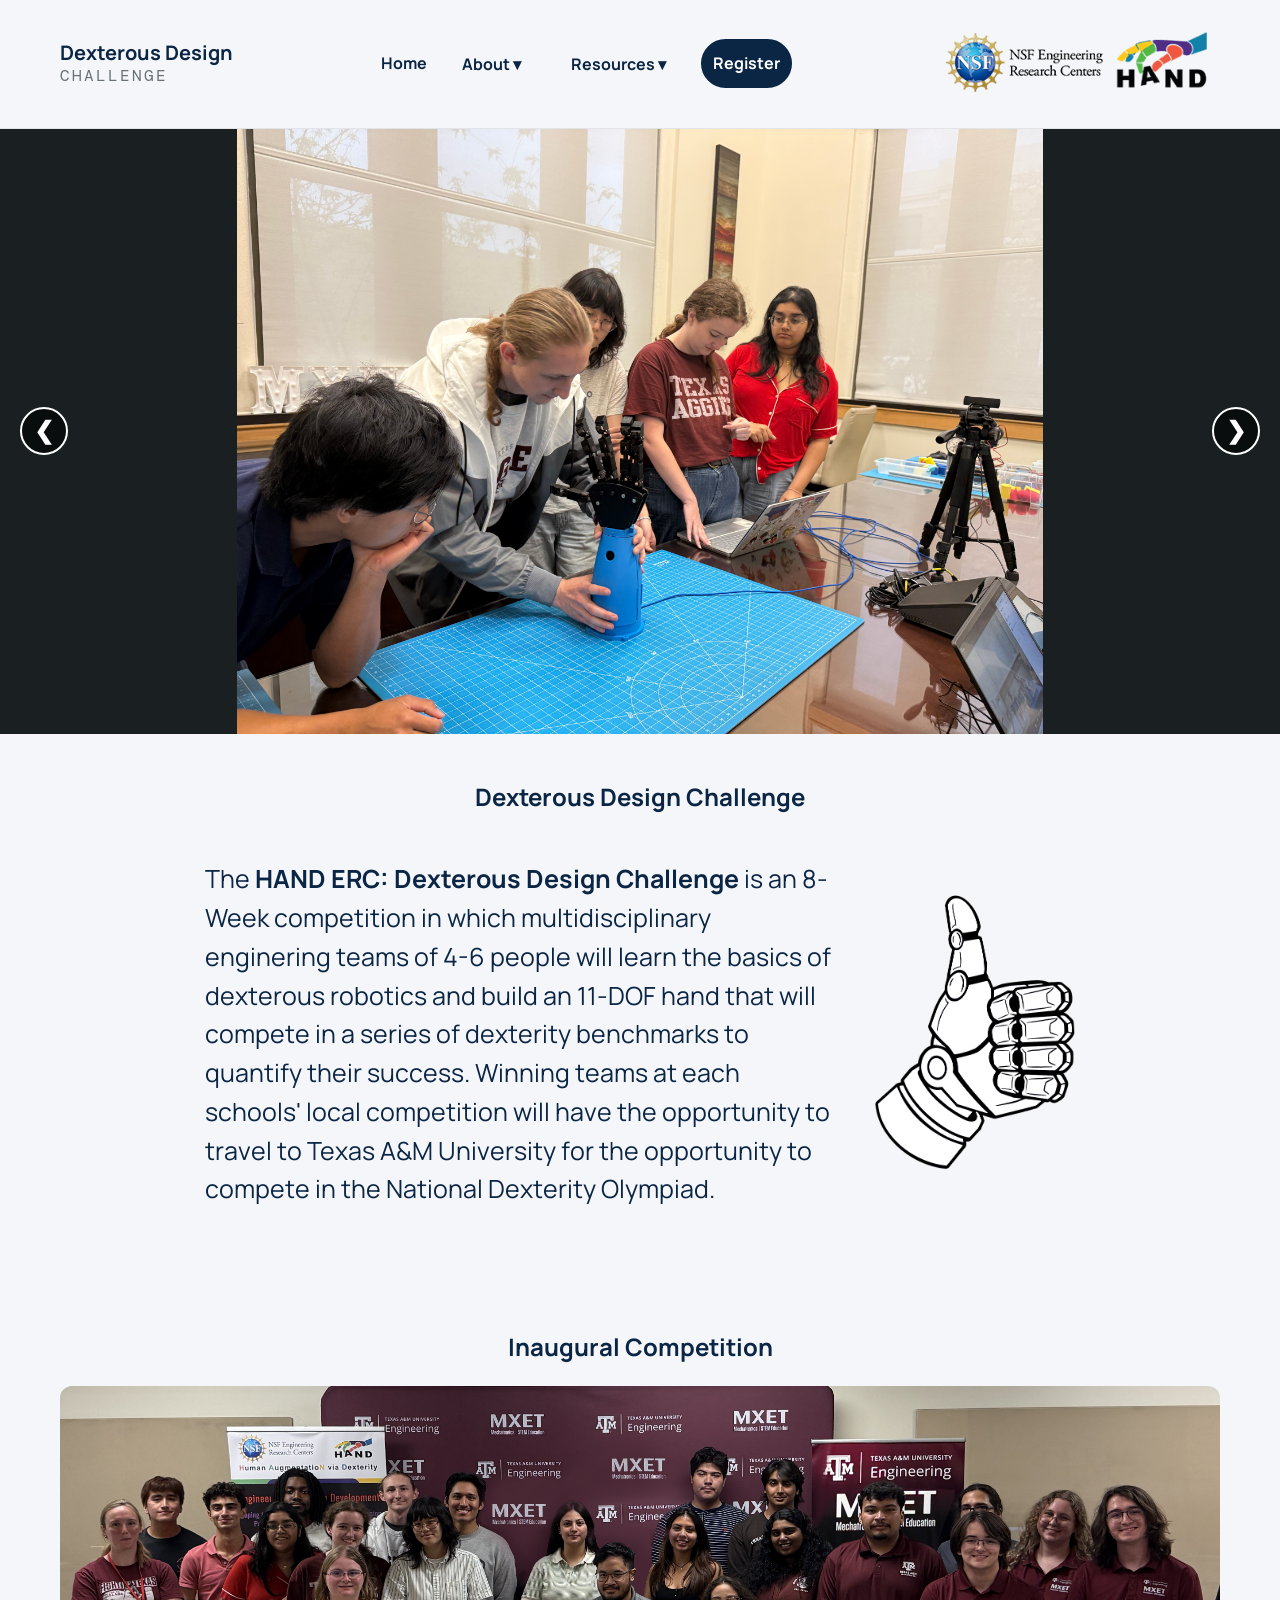
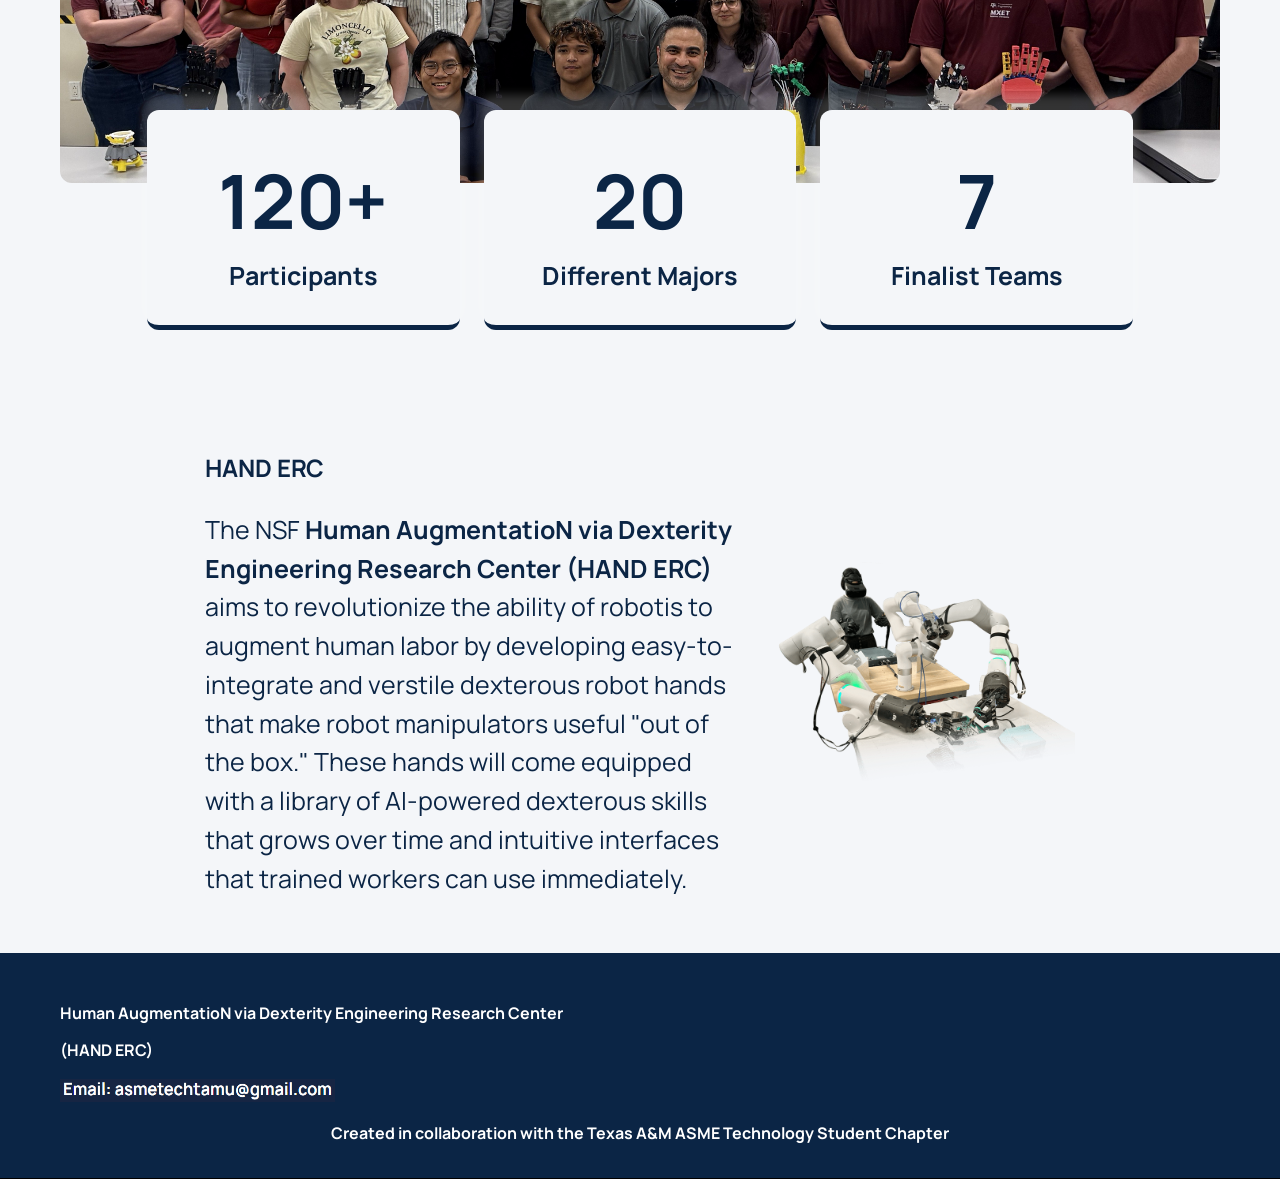
<file: index.html>
<!DOCTYPE html>
<html lang="en">
<head>
  <meta charset="UTF-8">
  <meta name="viewport" content="width=device-width, initial-scale=1.0">
  <meta name="description" content="Dexterous Design Challenge — a hands-on engineering competition introducing students to dexterous robotics.">
  <title>Dexterous Design Challenge</title>
  <link rel="stylesheet" href="styles.css">
  <link rel="icon" type="image/png" href="Assets/favicon.png">
  <script src="photoReel.js" defer></script>
</head>
<body>
  <header class="site-header">
    <br/>
    <div class="container nav-wrap">
      <a class="brand" href="index.html" aria-label="Dexterous Design Challenge home">
        <span><strong>Dexterous Design</strong><small>CHALLENGE</small></span>
      </a>
      <button class="menu-toggle" aria-label="Open menu">☰</button>
      <nav class="nav">
        <a href="index.html">Home</a>
        <div class="dropdown">
          <button class="dropbtn">About ▾</button>
          <div class="dropdown-content">
              <a href="pastresults.html">Past Competition Results</a>
              <a href="team.html">Team</a>
          </div>
        </div>
        <div class="dropdown">
          <button class="dropbtn">Resources ▾</button>
          <div class="dropdown-content">
              <a href="rulesandguidebook.html">Rules and Guidebook</a>
              <a href="FAQ.html">FAQ</a>
              <a href="pastdesigns.html">Past Designs</a>
              <div class="sub-dropdown">
                <button class="dropbtn">Modules ▸</button>
                <div class="sub-dropdown-content">
                    <a href="module01.html">Gantt Charts & Project Management</a>
                    <a href="module02.html">Dexterous Robotics</a>
                    <a href="module03.html">3D CAD Design Using Onshape</a>
                    <a href="module04.html">Volume Creating Features</a>
                    <a href="module05.html">Introduction to Assemblies</a>
                    <a href="module06.html">Design of a Finger</a>
                    <a href="module07.html">Mechanical Drawings & 3D Printing</a>
                    <a href="module08.html">Arduino & C++</a>
                    <a href="module09.html">Kit Specific Programming</a>
                </div>
              </div>
          </div>
        </div>
        <a class="nav-but" href="register.html">Register</a>
      </nav>
      <a class="header-logo" href="https://hand-erc.org/" target="_blank"><img height=100 src="Assets/HAND NSF Logo.png"></imgsrc> </a>
    </div>
    <br/>
  </header>

  <main>
    <section aria-label="Image Carousel">
      <div class="photo-reel-container" id="photo-reel-container" tabindex="0" aria-label="ASME Event Showcase Photo Reel">
          <div id="photo-reel"></div>
          <button type="button" onclick="prev();" id="prev"class="carousel-btn" aria-label="Previous Slide">&#10094;</button>
          <button type="button" onclick="next();" id="next"class="carousel-btn" aria-label="Next Slide">&#10095;</button>
      </div>
    </section>
    <br/>
    <section class="container">
      <h2 class="centered">Dexterous Design Challenge</h2>
      <div class="image-text-row">
          <p>
            The <b>HAND ERC: Dexterous Design Challenge</b> is an 8-Week competition in which multidisciplinary enginering teams of 4-6 people will learn the basics of dexterous robotics and build an 11-DOF hand that will compete in a series of dexterity benchmarks to quantify their success. Winning teams at each schools' local competition will have the opportunity to travel to Texas A&M University for the opportunity to compete in the National Dexterity Olympiad.
          </p>  
        <div>
          <img width=200 src="Assets/DDCLogo.png"/>
        </div>
      </div>
      <br/>
      <br/>
      <br/>
      <h1 class="centered">Inaugural Competition</h1>
      <div class="stat-section">
        <img class="stat-image" src="Assets/DDCCeremony.JPG">
        <div class="resource-grid-3">
          <div class="stat-card">
            <h1>120+</h1>
            <h3>Participants</h3>
          </div>
          <div class="stat-card">
            <h1>20</h1>
            <h3>Different Majors</h3>
          </div>
          <div class="stat-card">
            <h1>7</h1>
            <h3>Finalist Teams</h3>
          </div>
        </div>
      </div>
      <br/>
      <br/>
      <br/>
      <br/>
        <div class="image-text-row">
          <div>  
          <h2>HAND ERC</h2>
          <p>
            The NSF <b>Human AugmentatioN via Dexterity Engineering Research Center (HAND ERC)</b> aims to revolutionize the ability of robotis to augment human labor by developing easy-to-integrate and verstile dexterous robot hands that make robot manipulators useful "out of the box." These hands will come equipped with a library of AI-powered dexterous skills that grows over time and intuitive interfaces that trained workers can use immediately.
          </p>
          </div>
          <img width="300" src="Assets/HANDERC.png">  
        </div>
    </section>
  </main>

  <footer class="site-footer">
    <section class="container">
      <div class="footer-grid">
        <div>
          <h4>Human AugmentatioN via Dexterity Engineering Research Center</h4>
          <h4>(HAND ERC)</h4>
          <img width="275" src="Assets/Email.png">
        </div>
      </div>
      <h4 class="centered">Created in collaboration with the Texas A&M ASME Technology Student Chapter</h4>
      <br/>
  </section>
  </footer>
  <script src="script.js"></script>
  <script>
    document.addEventListener("DOMContentLoaded", function() {
        addPhotoReel();
        goToPhoto(0);
    });
</script>
</body>
</html>
</file>
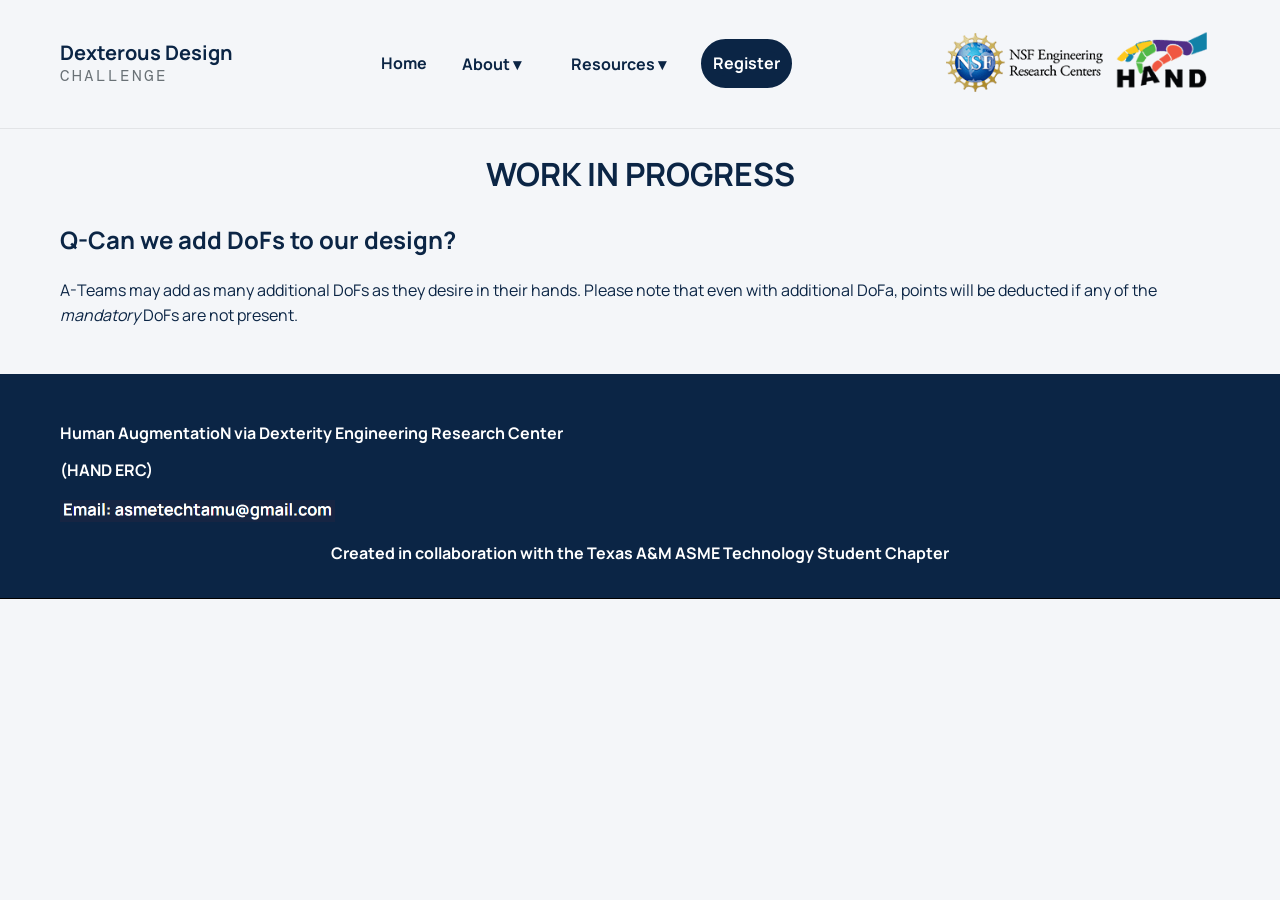
<file: FAQ.html>
<!DOCTYPE html>
<html lang="en">
<head>
  <meta charset="UTF-8">
  <meta name="viewport" content="width=device-width, initial-scale=1.0">
  <meta name="description" content="Dexterous Design Challenge — a hands-on engineering competition introducing students to dexterous robotics.">
  <title>Dexterous Design Challenge</title>
  <link rel="stylesheet" href="styles.css">
  <link rel="icon" type="image/png" href="Assets/favicon.png">
</head>
<body>
  <header class="site-header">
    <br/>
    <div class="container nav-wrap">
      <a class="brand" href="index.html" aria-label="Dexterous Design Challenge home">
        <span><strong>Dexterous Design</strong><small>CHALLENGE</small></span>
      </a>
      <button class="menu-toggle" aria-label="Open menu">☰</button>
      <nav class="nav">
        <a href="index.html">Home</a>
        <div class="dropdown">
          <button class="dropbtn">About ▾</button>
          <div class="dropdown-content">
              <a href="pastresults.html">Past Competition Results</a>
              <a href="team.html">Team</a>
          </div>
        </div>
        <div class="dropdown">
          <button class="dropbtn">Resources ▾</button>
          <div class="dropdown-content">
              <a href="rulesandguidebook.html">Rules and Guidebook</a>
              <a href="FAQ.html">FAQ</a>
              <a href="pastdesigns.html">Past Designs</a>
              <div class="sub-dropdown">
                <button class="dropbtn">Modules ▸</button>
                <div class="sub-dropdown-content">
                    <a href="module01.html">Gantt Charts & Project Management</a>
                    <a href="module02.html">Dexterous Robotics</a>
                    <a href="module03.html">3D CAD Design Using Onshape</a>
                    <a href="module04.html">Volume Creating Features</a>
                    <a href="module05.html">Introduction to Assemblies</a>
                    <a href="module06.html">Design of a Finger</a>
                    <a href="module07.html">Mechanical Drawings & 3D Printing</a>
                    <a href="module08.html">Arduino & C++</a>
                    <a href="module09.html">Kit Specific Programming</a>
                </div>
              </div>
          </div>
        </div>
        <a class="nav-but" href="register.html">Register</a>
      </nav>
      <a class="header-logo" href="https://hand-erc.org/" target="_blank"><img height=100 src="Assets/HAND NSF Logo.png"></imgsrc> </a>
    </div>
    <br/>
  </header>

  <main class="container">
    <h1 class="centered">WORK IN PROGRESS</h1>
    <h2>Q-Can we add DoFs to our design?</h2>
    <p>A-Teams may add as many additional DoFs as they desire in their hands. Please note that even with additional DoFa, points will be deducted if any of the <i>mandatory</i> DoFs are not present.</p>
  </main>

  <footer class="site-footer">
    <section class="container">
      <div class="footer-grid">
        <div>
          <h4>Human AugmentatioN via Dexterity Engineering Research Center</h4>
          <h4>(HAND ERC)</h4>
          <img width="275" src="Assets/Email.png">
        </div>
      </div>
      <h4 class="centered">Created in collaboration with the Texas A&M ASME Technology Student Chapter</h4>
      <br/>
  </section>
  </footer>
  <script src="script.js"></script>
</body>
</html>
</file>
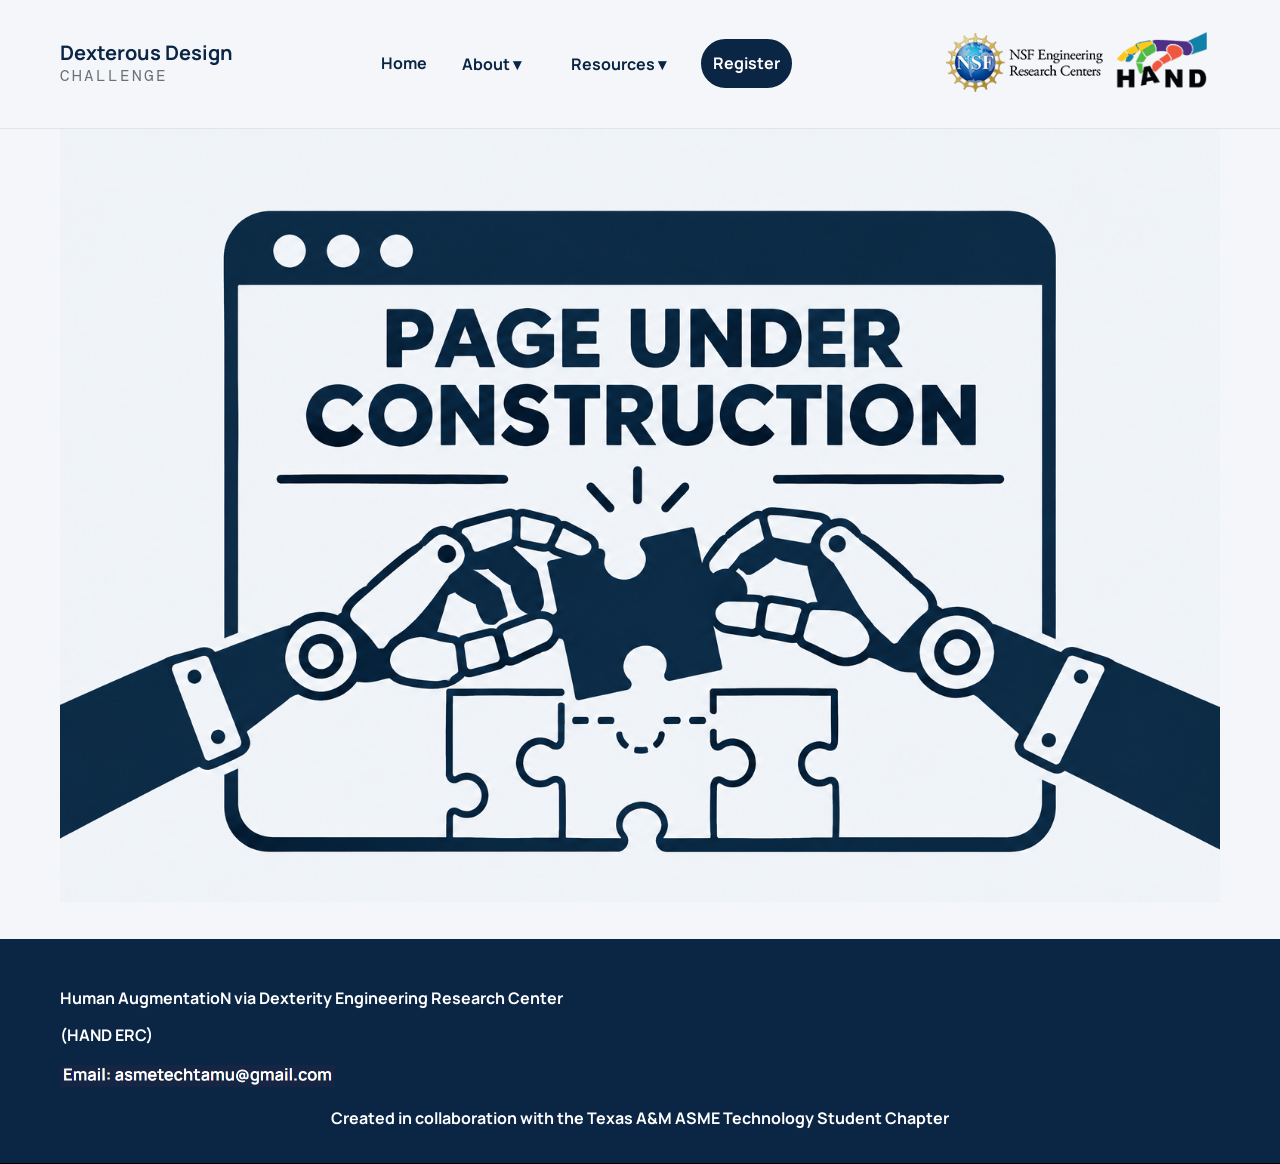
<file: module01.html>
<!DOCTYPE html>
<html lang="en">
<head>
  <meta charset="UTF-8">
  <meta name="viewport" content="width=device-width, initial-scale=1.0">
  <meta name="description" content="Dexterous Design Challenge — a hands-on engineering competition introducing students to dexterous robotics.">
  <title>Dexterous Design Challenge</title>
  <link rel="stylesheet" href="styles.css">
  <link rel="icon" type="image/png" href="Assets/favicon.png">
</head>
<body>
  <header class="site-header">
    <br/>
    <div class="container nav-wrap">
      <a class="brand" href="index.html" aria-label="Dexterous Design Challenge home">
        <span><strong>Dexterous Design</strong><small>CHALLENGE</small></span>
      </a>
      <button class="menu-toggle" aria-label="Open menu">☰</button>
      <nav class="nav">
        <a href="index.html">Home</a>
        <div class="dropdown">
          <button class="dropbtn">About ▾</button>
          <div class="dropdown-content">
              <a href="pastresults.html">Past Competition Results</a>
              <a href="team.html">Team</a>
          </div>
        </div>
        <div class="dropdown">
          <button class="dropbtn">Resources ▾</button>
          <div class="dropdown-content">
              <a href="rulesandguidebook.html">Rules and Guidebook</a>
              <a href="FAQ.html">FAQ</a>
              <a href="pastdesigns.html">Past Designs</a>
              <div class="sub-dropdown">
                <button class="dropbtn">Modules ▸</button>
                <div class="sub-dropdown-content">
                    <a href="module01.html">Gantt Charts & Project Management</a>
                    <a href="module02.html">Dexterous Robotics</a>
                    <a href="module03.html">3D CAD Design Using Onshape</a>
                    <a href="module04.html">Volume Creating Features</a>
                    <a href="module05.html">Introduction to Assemblies</a>
                    <a href="module06.html">Design of a Finger</a>
                    <a href="module07.html">Mechanical Drawings & 3D Printing</a>
                    <a href="module08.html">Arduino & C++</a>
                    <a href="module09.html">Kit Specific Programming</a>
                </div>
              </div>
          </div>
        </div>
        <a class="nav-but" href="register.html">Register</a>
      </nav>
      <a class="header-logo" href="https://hand-erc.org/" target="_blank"><img height=100 src="Assets/HAND NSF Logo.png"></imgsrc> </a>
    </div>
    <br/>
  </header>

  <main class="container">
    <img width="100%" src="Assets/Work-in-progress.png"/>
  </main>

  <footer class="site-footer">
    <section class="container">
      <div class="footer-grid">
        <div>
          <h4>Human AugmentatioN via Dexterity Engineering Research Center</h4>
          <h4>(HAND ERC)</h4>
          <img width="275" src="Assets/Email.png">
        </div>
      </div>
      <h4 class="centered">Created in collaboration with the Texas A&M ASME Technology Student Chapter</h4>
      <br/>
  </section>
  </footer>
  <script src="script.js"></script>
</body>
</html>
</file>
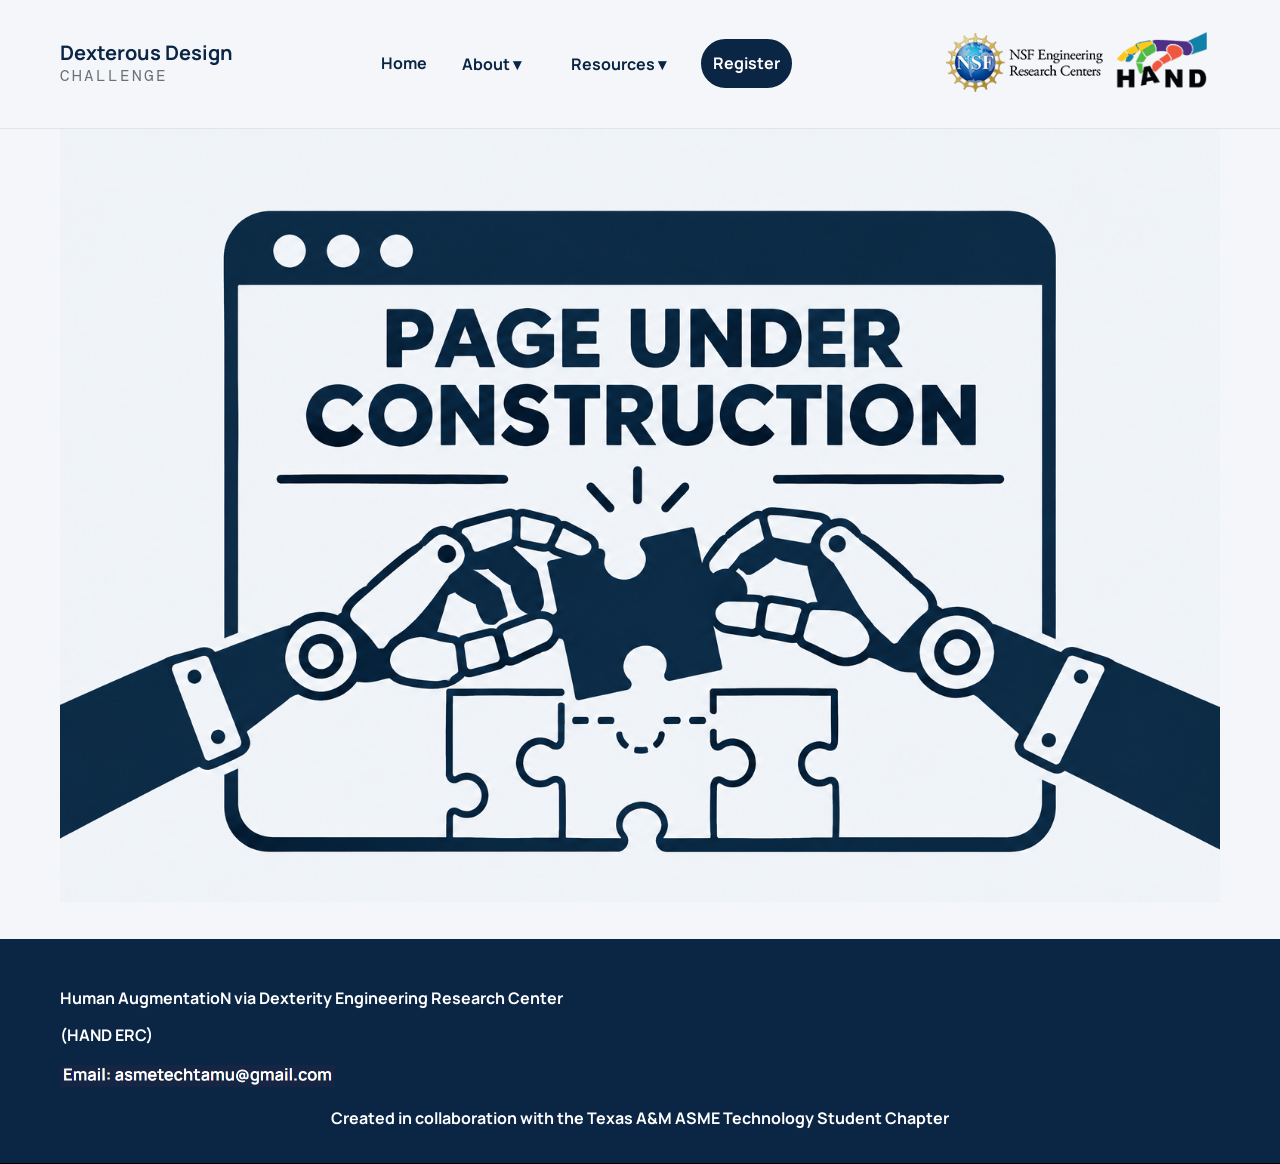
<file: module02.html>
<!DOCTYPE html>
<html lang="en">
<head>
  <meta charset="UTF-8">
  <meta name="viewport" content="width=device-width, initial-scale=1.0">
  <meta name="description" content="Dexterous Design Challenge — a hands-on engineering competition introducing students to dexterous robotics.">
  <title>Dexterous Design Challenge</title>
  <link rel="stylesheet" href="styles.css">
  <link rel="icon" type="image/png" href="Assets/favicon.png">
</head>
<body>
  <header class="site-header">
    <br/>
    <div class="container nav-wrap">
      <a class="brand" href="index.html" aria-label="Dexterous Design Challenge home">
        <span><strong>Dexterous Design</strong><small>CHALLENGE</small></span>
      </a>
      <button class="menu-toggle" aria-label="Open menu">☰</button>
      <nav class="nav">
        <a href="index.html">Home</a>
        <div class="dropdown">
          <button class="dropbtn">About ▾</button>
          <div class="dropdown-content">
              <a href="pastresults.html">Past Competition Results</a>
              <a href="team.html">Team</a>
          </div>
        </div>
        <div class="dropdown">
          <button class="dropbtn">Resources ▾</button>
          <div class="dropdown-content">
              <a href="rulesandguidebook.html">Rules and Guidebook</a>
              <a href="FAQ.html">FAQ</a>
              <a href="pastdesigns.html">Past Designs</a>
              <div class="sub-dropdown">
                <button class="dropbtn">Modules ▸</button>
                <div class="sub-dropdown-content">
                    <a href="module01.html">Gantt Charts & Project Management</a>
                    <a href="module02.html">Dexterous Robotics</a>
                    <a href="module03.html">3D CAD Design Using Onshape</a>
                    <a href="module04.html">Volume Creating Features</a>
                    <a href="module05.html">Introduction to Assemblies</a>
                    <a href="module06.html">Design of a Finger</a>
                    <a href="module07.html">Mechanical Drawings & 3D Printing</a>
                    <a href="module08.html">Arduino & C++</a>
                    <a href="module09.html">Kit Specific Programming</a>
                </div>
              </div>
          </div>
        </div>
        <a class="nav-but" href="register.html">Register</a>
      </nav>
      <a class="header-logo" href="https://hand-erc.org/" target="_blank"><img height=100 src="Assets/HAND NSF Logo.png"></imgsrc> </a>
    </div>
    <br/>
  </header>

  <main class="container">
    <img width="100%" src="Assets/Work-in-progress.png"/>
  </main>

  <footer class="site-footer">
    <section class="container">
      <div class="footer-grid">
        <div>
          <h4>Human AugmentatioN via Dexterity Engineering Research Center</h4>
          <h4>(HAND ERC)</h4>
          <img width="275" src="Assets/Email.png">
        </div> 
      </div>
      <h4 class="centered">Created in collaboration with the Texas A&M ASME Technology Student Chapter</h4>
      <br/>
  </section>
  </footer>
  <script src="script.js"></script>
</body>
</html>
</file>
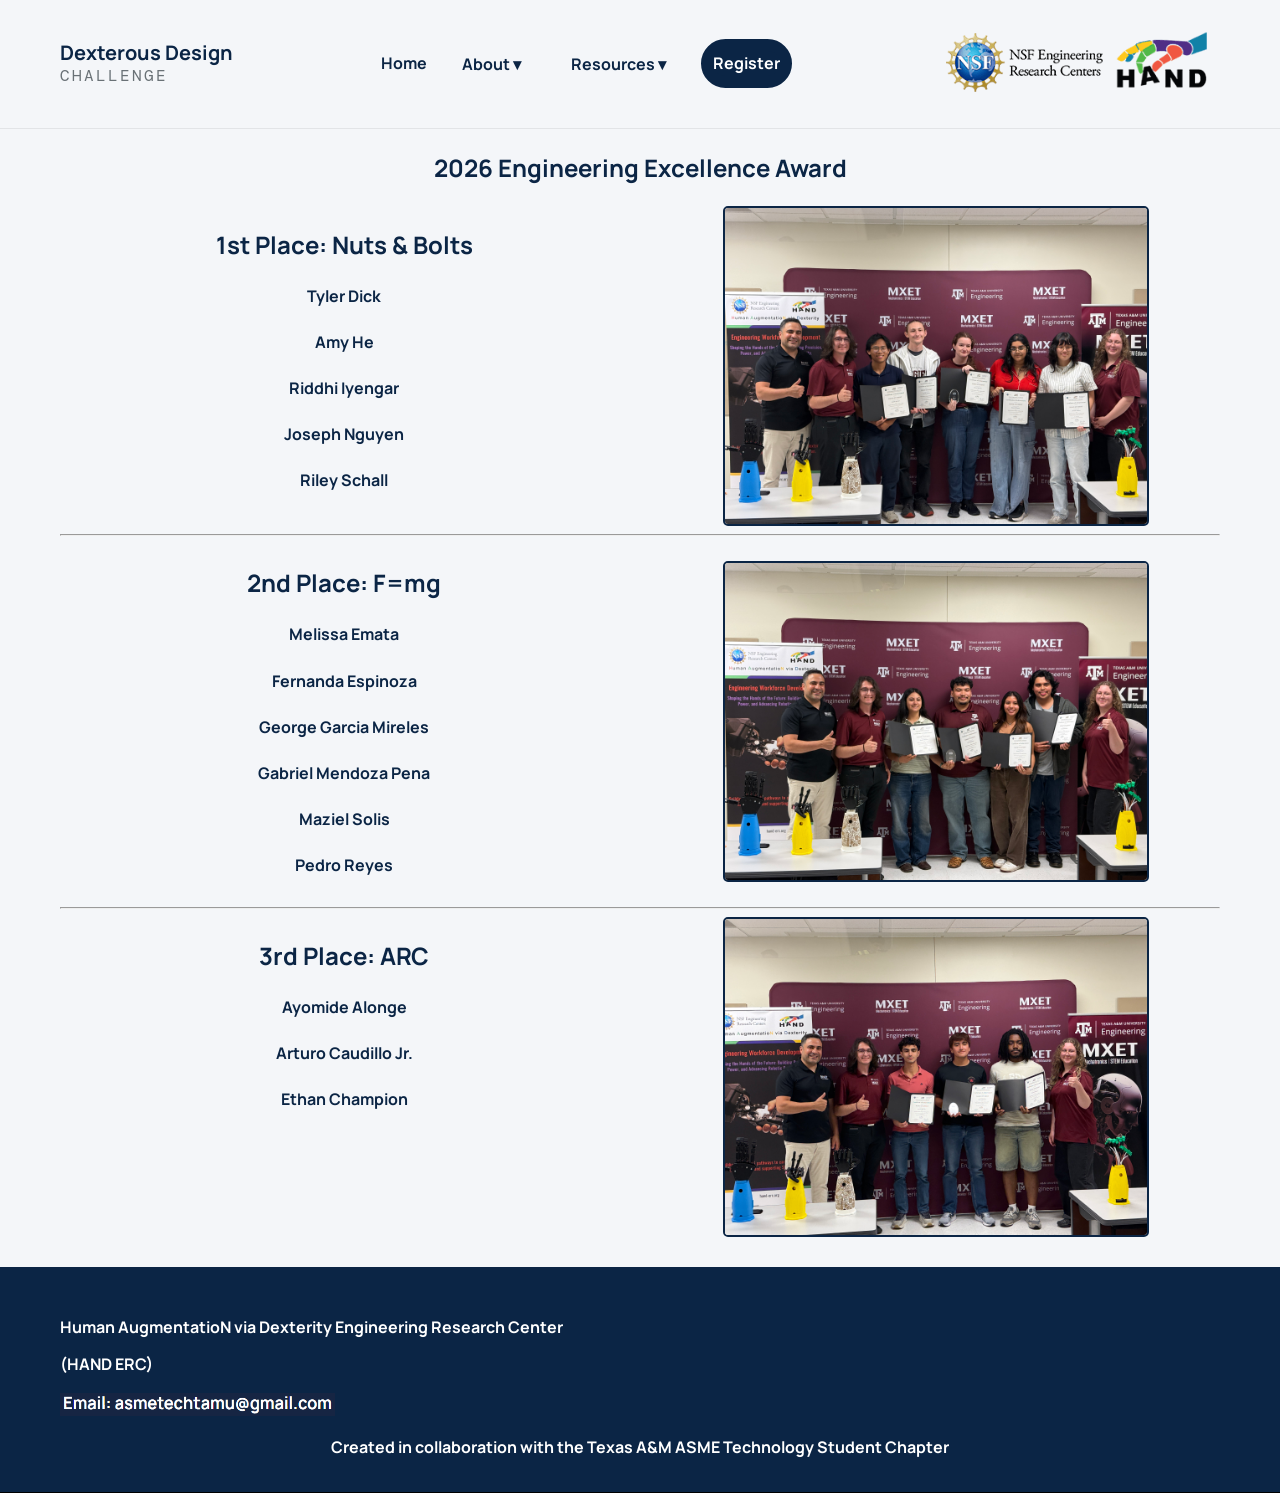
<file: pastresults.html>
<!DOCTYPE html>
<html lang="en">
<head>
  <meta charset="UTF-8">
  <meta name="viewport" content="width=device-width, initial-scale=1.0">
  <meta name="description" content="Dexterous Design Challenge — a hands-on engineering competition introducing students to dexterous robotics.">
  <title>Dexterous Design Challenge</title>
  <link rel="stylesheet" href="styles.css">
  <link rel="icon" type="image/png" href="Assets/favicon.png">
</head>
<body>
  <header class="site-header">
    <br/>
    <div class="container nav-wrap">
      <a class="brand" href="index.html" aria-label="Dexterous Design Challenge home">
        <span><strong>Dexterous Design</strong><small>CHALLENGE</small></span>
      </a>
      <button class="menu-toggle" aria-label="Open menu">☰</button>
      <nav class="nav">
        <a href="index.html">Home</a>
        <div class="dropdown">
          <button class="dropbtn">About ▾</button>
          <div class="dropdown-content">
              <a href="pastresults.html">Past Competition Results</a>
              <a href="team.html">Team</a>
          </div>
        </div>
        <div class="dropdown">
          <button class="dropbtn">Resources ▾</button>
          <div class="dropdown-content">
              <a href="rulesandguidebook.html">Rules and Guidebook</a>
              <a href="FAQ.html">FAQ</a>
              <a href="pastdesigns.html">Past Designs</a>
              <div class="sub-dropdown">
                <button class="dropbtn">Modules ▸</button>
                <div class="sub-dropdown-content">
                    <a href="module01.html">Gantt Charts & Project Management</a>
                    <a href="module02.html">Dexterous Robotics</a>
                    <a href="module03.html">3D CAD Design Using Onshape</a>
                    <a href="module04.html">Volume Creating Features</a>
                    <a href="module05.html">Introduction to Assemblies</a>
                    <a href="module06.html">Design of a Finger</a>
                    <a href="module07.html">Mechanical Drawings & 3D Printing</a>
                    <a href="module08.html">Arduino & C++</a>
                    <a href="module09.html">Kit Specific Programming</a>
                </div>
              </div>
          </div>
        </div>
        <a class="nav-but" href="register.html">Register</a>
      </nav>
      <a class="header-logo" href="https://hand-erc.org/" target="_blank"><img height=100 src="Assets/HAND NSF Logo.png"></imgsrc> </a>
    </div>
    <br/>
  </header>

  <main class="container">
    <section id="2026">
      <h1 class="centered">2026 Engineering Excellence Award</h1>
      <div class="resource-grid-2">
        <div class="centered">
          <h2>1st Place: Nuts & Bolts</h2>
          <h4>Tyler Dick</h4>
          <h4>Amy He</h4>
          <h4>Riddhi Iyengar</h4>
          <h4>Joseph Nguyen</h4>
          <h4>Riley Schall</h4>
        </div>
        <img class="center-text border" width=400 src="Assets/DDC_Ceremony_NutsAndBolts.JPG"/>
      </div>
      <hr/>
      <div class="resource-grid-2">
        <div class="centered">
          <h2>2nd Place: F=mg</h2>
          <h4>Melissa Emata</h4>
          <h4>Fernanda Espinoza</h4>
          <h4>George Garcia Mireles</h4>
          <h4>Gabriel Mendoza Pena</h4>
          <h4>Maziel Solis</h4>
          <h4>Pedro Reyes</h4>
        </div>
        <img class="center-text border" width=400 src="Assets/DDC_Ceremony_FMG.JPG"/>
      </div>
      <hr/>
      <div class="resource-grid-2">
        <div class="centered">
          <h2>3rd Place: ARC</h2>
          <h4>Ayomide Alonge</h4>
          <h4>Arturo Caudillo Jr.</h4>
          <h4>Ethan Champion</h4>
        </div>
        <img class="center-text border" width=400 src="Assets/DDC_Ceremony_ARC.JPG"/>
      </div>

    </section>
  </main>

  <footer class="site-footer">
    <section class="container">
      <div class="footer-grid">
        <div>
          <h4>Human AugmentatioN via Dexterity Engineering Research Center</h4>
          <h4>(HAND ERC)</h4>
          <img width="275" src="Assets/Email.png">
        </div>
      </div>
      <h4 class="centered">Created in collaboration with the Texas A&M ASME Technology Student Chapter</h4>
      <br/>
  </section>
  </footer>
  <script src="script.js"></script>
</body>
</html>
</file>
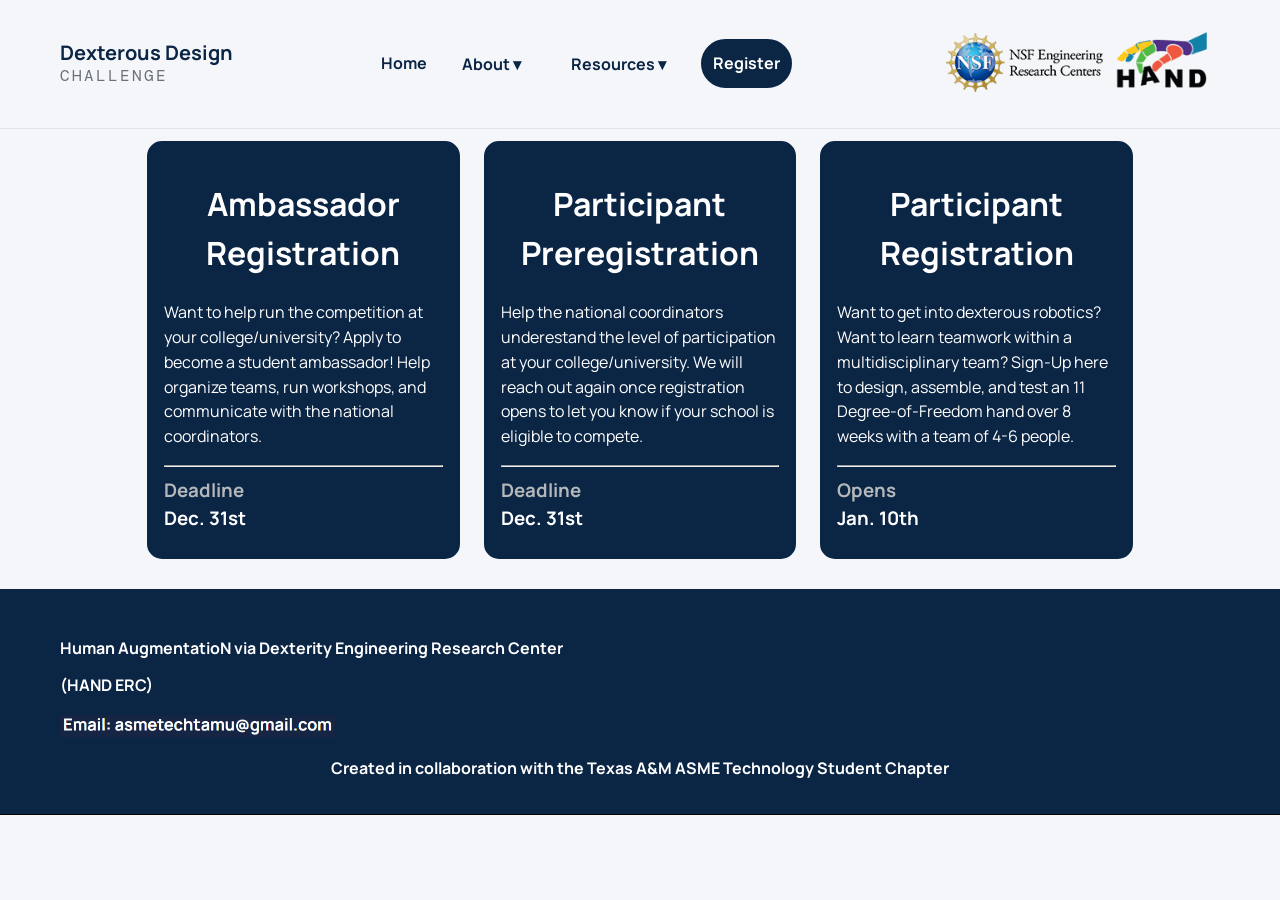
<file: register.html>
<!DOCTYPE html>
<html lang="en">
<head>
  <meta charset="UTF-8">
  <meta name="viewport" content="width=device-width, initial-scale=1.0">
  <meta name="description" content="Dexterous Design Challenge — a hands-on engineering competition introducing students to dexterous robotics.">
  <title>Dexterous Design Challenge</title>
  <link rel="stylesheet" href="styles.css">
  <link rel="icon" type="image/png" href="Assets/favicon.png">
</head>
<body>
  <header class="site-header">
    <br/>
    <div class="container nav-wrap">
      <a class="brand" href="index.html" aria-label="Dexterous Design Challenge home">
        <span><strong>Dexterous Design</strong><small>CHALLENGE</small></span>
      </a>
      <button class="menu-toggle" aria-label="Open menu">☰</button>
      <nav class="nav">
        <a href="index.html">Home</a>
        <div class="dropdown">
          <button class="dropbtn">About ▾</button>
          <div class="dropdown-content">
              <a href="pastresults.html">Past Competition Results</a>
              <a href="team.html">Team</a>
          </div>
        </div>
        <div class="dropdown">
          <button class="dropbtn">Resources ▾</button>
          <div class="dropdown-content">
              <a href="rulesandguidebook.html">Rules and Guidebook</a>
              <a href="FAQ.html">FAQ</a>
              <a href="pastdesigns.html">Past Designs</a>
              <div class="sub-dropdown">
                <button class="dropbtn">Modules ▸</button>
                <div class="sub-dropdown-content">
                    <a href="module01.html">Gantt Charts & Project Management</a>
                    <a href="module02.html">Dexterous Robotics</a>
                    <a href="module03.html">3D CAD Design Using Onshape</a>
                    <a href="module04.html">Volume Creating Features</a>
                    <a href="module05.html">Introduction to Assemblies</a>
                    <a href="module06.html">Design of a Finger</a>
                    <a href="module07.html">Mechanical Drawings & 3D Printing</a>
                    <a href="module08.html">Arduino & C++</a>
                    <a href="module09.html">Kit Specific Programming</a>
                </div>
              </div>
          </div>
        </div>
        <a class="nav-but" href="register.html">Register</a>
      </nav>
      <a class="header-logo" href="https://hand-erc.org/" target="_blank"><img height=100 src="Assets/HAND NSF Logo.png"></imgsrc> </a>
    </div>
    <br/>
  </header>

  <main class="container">
    <h1 class="centered">WORK IN PROGRESS</h1>
    <div class="resource-grid-3">
        <a href="https://forms.gle/VaVZ4RGhfa62h2dVA" target="_blank">
            <div class="resource-card border">
                <h1 class="centered">Ambassador Registration</h1>
                <p>Want to help run the competition at your college/university? Apply to become a student ambassador! Help organize teams, run workshops, and communicate with the national coordinators.</p>
                <hr/>
                <h3 class="closer resource-title">Deadline</h3>
                <h3 class="closer">Dec. 31st</h3>
            </div>
        </a>
        <a href="https://forms.gle/ehwWP2ZA56m5TZVE9" target="_blank">
            <div class="resource-card border">
                <h1 class="centered">Participant Preregistration</h1>
                <p>Help the national coordinators underestand the level of participation at your college/university. We will reach out again once registration opens to let you know if your school is eligible to compete.</p>
                <hr/>
                <h3 class="closer resource-title">Deadline</h3>
                <h3 class="closer">Dec. 31st</h3>
            </div>
        </a>
        <div class="resource-card border">
            <h1 class="centered">Participant Registration</h1>
            <p>Want to get into dexterous robotics? Want to learn teamwork within a multidisciplinary team? Sign-Up here to design, assemble, and test an 11 Degree-of-Freedom hand over 8 weeks with a team of 4-6 people.</p>
            <hr/>
            <h3 class="closer resource-title">Opens</h3>
            <h3 class="closer">Jan. 10th</h3>
        </div>
    </div>
  </main>

  <footer class="site-footer">
    <section class="container">
      <div class="footer-grid">
        <div>
          <h4>Human AugmentatioN via Dexterity Engineering Research Center</h4>
          <h4>(HAND ERC)</h4>
          <img width="275" src="Assets/Email.png">
        </div>
      </div>
      <h4 class="centered">Created in collaboration with the Texas A&M ASME Technology Student Chapter</h4>
      <br/>
  </section>
  </footer>
  <script src="script.js"></script>
</body>
</html>
</file>
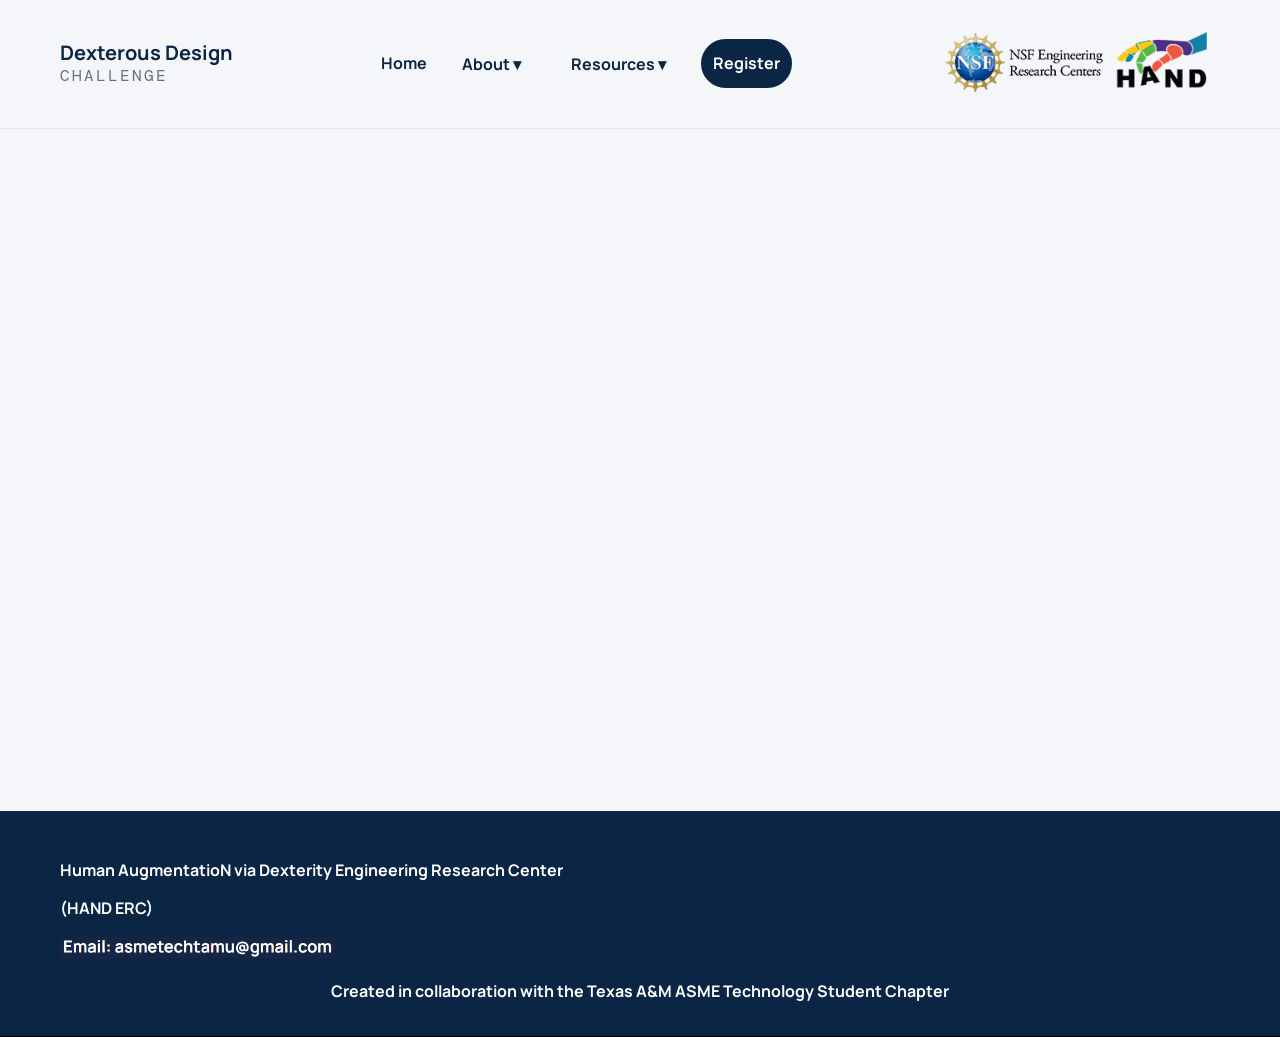
<file: rulesandguidebook.html>
<!DOCTYPE html>
<html lang="en">
<head>
  <meta charset="UTF-8">
  <meta name="viewport" content="width=device-width, initial-scale=1.0">
  <meta name="description" content="Dexterous Design Challenge — a hands-on engineering competition introducing students to dexterous robotics.">
  <title>Dexterous Design Challenge</title>
  <link rel="stylesheet" href="styles.css">
  <link rel="icon" type="image/png" href="Assets/favicon.png">
</head>
<body>
  <header class="site-header">
    <br/>
    <div class="container nav-wrap">
      <a class="brand" href="index.html" aria-label="Dexterous Design Challenge home">
        <span><strong>Dexterous Design</strong><small>CHALLENGE</small></span>
      </a>
      <button class="menu-toggle" aria-label="Open menu">☰</button>
      <nav class="nav">
        <a href="index.html">Home</a>
        <div class="dropdown">
          <button class="dropbtn">About ▾</button>
          <div class="dropdown-content">
              <a href="pastresults.html">Past Competition Results</a>
              <a href="team.html">Team</a>
          </div>
        </div>
        <div class="dropdown">
          <button class="dropbtn">Resources ▾</button>
          <div class="dropdown-content">
              <a href="rulesandguidebook.html">Rules and Guidebook</a>
              <a href="FAQ.html">FAQ</a>
              <a href="pastdesigns.html">Past Designs</a>
              <div class="sub-dropdown">
                <button class="dropbtn">Modules ▸</button>
                <div class="sub-dropdown-content">
                    <a href="module01.html">Gantt Charts & Project Management</a>
                    <a href="module02.html">Dexterous Robotics</a>
                    <a href="module03.html">3D CAD Design Using Onshape</a>
                    <a href="module04.html">Volume Creating Features</a>
                    <a href="module05.html">Introduction to Assemblies</a>
                    <a href="module06.html">Design of a Finger</a>
                    <a href="module07.html">Mechanical Drawings & 3D Printing</a>
                    <a href="module08.html">Arduino & C++</a>
                    <a href="module09.html">Kit Specific Programming</a>
                </div>
              </div>
          </div>
        </div>
        <a class="nav-but" href="register.html">Register</a>
      </nav>
      <a class="header-logo" href="https://hand-erc.org/" target="_blank"><img height=100 src="Assets/HAND NSF Logo.png"></imgsrc> </a>
    </div>
    <br/>
  </header>

  <main class="container">
    <section>
      <iframe
          class="embedded"
          src="https://docs.google.com/document/d/1-cvC1Z7SjzD9O3OQpKbKuyIsByKGyclNneaGXuZdNFw/preview"
          frameborder="0">
          Your browser does not support PDF display. Download the PDF to view.
      </iframe>
    </section>
  </main>

  <footer class="site-footer">
    <section class="container">
      <div class="footer-grid">
        <div>
          <h4>Human AugmentatioN via Dexterity Engineering Research Center</h4>
          <h4>(HAND ERC)</h4>
          <img width="275" src="Assets/Email.png">
        </div>
      </div>
      <h4 class="centered">Created in collaboration with the Texas A&M ASME Technology Student Chapter</h4>
      <br/>
  </section>
  </footer>
  <script src="script.js"></script>
</body>
</html>
</file>
<file: styles.css>
@import url('https://fonts.googleapis.com/css2?family=DM+Mono:wght@400;500&family=Manrope:wght@400;500;600;700;800&display=swap');

/* CSS Variables */
:root { --ink: #0b2545; --muted: #697176; --paper: #f4f6f9; --card: #fff; --line: #dde2e8; --accent: #0b2545; --dark: #111516; --dark2: #1a2022; --radius: 18px; }

/* Global Styles */
* { box-sizing: border-box; }
html { scroll-behavior: smooth; }
body { margin: 0; background: var(--paper); color: var(--ink); font-family: Manrope, Arial, sans-serif; line-height: 1.55; }
a { color: inherit; text-decoration: none; }

/* Layout Utilities */
.container { width: min(1160px, calc(100% - 100px)); margin: auto; }
.centered { text-align: center; }
.center-text { width: 75%; margin: auto; }
.border { border: 2px solid var(--ink); border-radius: 5px; }
.module-border { border: 2px solid var(--ink); }
.embedded { width: 100%; aspect-ratio: 16 / 9; }
.side-by-side { display: flex; align-items: center; justify-content: center; gap: 40px; }
.side-by-side p { width: 450px; }
.closer { line-height: 0.5; }

/* Photo Reel */
.photo-reel-container {
    position: relative;
    height: 605px;
    width: 100%;
    overflow: hidden;
    background-color: var(--dark2);
}

#photo-reel {
    display: flex;
    height: 100%;
    width: 100%;
    transition: transform 0.4s ease-in-out;
}

#photo-reel img {
    min-width: 100%;
    height: 100%;
    object-fit: contain;
}

.carousel-btn {
    color: white;
    font-size: 24px;
    font-weight: bold;
    background-color: rgba(0, 0, 0, 0.6);
    border: 2px solid white;
    border-radius: 50%;
    width: 48px;
    height: 48px;
    display: flex;
    align-items: center;
    justify-content: center;
    position: absolute;
    top: 50%;
    transform: translateY(-50%);
    cursor: pointer;
    z-index: 10;
    transition: background-color 0.2s ease;
}

.carousel-btn:hover,
.carousel-btn:focus {
    background-color: rgba(0, 0, 0, 0.9);
}

#prev { left: 20px; }
#next { right: 20px; }

.stat-section{mask-border-width: 90%;margin:auto}
.stat-image{width:100%;border-radius: 12px;}

/* Header and Navigation */
.site-header { position: sticky; top: 0; z-index: 20; background: rgba(244, 246, 249, 0.94); backdrop-filter: blur(14px); border-bottom: 1px solid rgba(16, 19, 22, 0.08); }
.nav-wrap { display: flex; align-items: center; justify-content: space-between; height: 78px; }
.nav { display: flex; align-items: center; gap: 20px; color: var(--ink); font-size: 16px; font-weight: 700; }
.nav-but { background: var(--ink); color: white; border: 12px solid var(--ink); border-radius: 30px; }
.menu-toggle { display: none; background: none; border: 0; font-size: 25px; }

/* Brand */
.brand { display: flex; align-items: center; gap: 10px; }
.brand strong, .brand small { display: block; line-height: 1; }
.brand strong { font-size: 20px; }
.brand small { margin-top: 5px; color: var(--muted); font-family: "DM Mono", monospace; font-size: 16px; letter-spacing: 2px; }

/* Dropdown Navigation */
.dropdown { position: relative; display: inline-block; }
.dropbtn { display: flex; padding: 15px; background: none; border: none; color: var(--ink); font-family: inherit; font-size: inherit; font-weight: 700; cursor: pointer; }
.dropdown-content, .sub-dropdown-content { display: none; position: absolute; min-width: 180px; background: white; box-shadow: 0 8px 16px rgba(0, 0, 0, 0.2); border-top: 3px solid var(--ink); }
.dropdown-content { z-index: 1000; }
.dropdown-content a, .sub-dropdown-content a { display: block; padding: 12px 16px; color: var(--ink); text-decoration: none; white-space: nowrap; }
.dropdown-content a:hover, .sub-dropdown-content a:hover { background: #f1f1f1; }
.dropdown:hover .dropdown-content { display: block; }

/* Nested Dropdown */
.sub-dropdown { position: relative; }
.sub-dropdown-content { top: 0; left: 100%; z-index: 1001; }
.sub-dropdown:hover .sub-dropdown-content { display: block; }

/* Footer */
.site-footer { background-color: var(--ink); color: white; border-top: 30px solid var(--paper); border-bottom: 1px solid black; font-weight: 200; line-height: 1; padding-top:30px}
.footer-logo { top: 0; right: 10px; }

/* PDF Viewer */
.pdf-container { width: 100%; height: 100vh; min-height: 450px; max-height: 900px; margin: 20px 0; }
.pdf-container iframe { display: block; width: 100%; height: 100%; border: 1px solid #ddd; border-radius: 8px; }

/* Resource Grids */
.resource-grid-2, .resource-grid-3 { display: grid; width: 100%; gap: 24px; }
.resource-grid-2 { grid-template-columns: repeat(2, minmax(0, 1fr)); }
.resource-grid-3 { grid-template-columns: repeat(3, minmax(0, 1fr)); width:85%;margin:auto;position:relative;z-index: 2;margin: -80px auto 0;}
.resource-card { min-width: 0; padding: 15px;background:var(--ink);border-radius:15px;color:white}
.resource-title{color: #B4B8BA}
.footer-grid {display:grid;width:100%;gap:24px;grid-template-columns: repeat(2,minmax(0,1fr));}
.footer-grid img{max-width: 300px;}


.image-text-row {width:75%;display: flex;align-items: center;column-gap: 42px;margin-bottom: 30px;margin:auto;text-align:left}
.image-text-row p{font-size: 25px;}
.image-text-image {flex: 0 0 500px;display: flex;justify-content: center;align-items: center;}
.image-text-image img {display: block;width: 100%;max-height: 180px;object-fit: contain;}
.image-text-content {flex: 1;min-width: 0;}

.stat-card{aspect-ratio: 5/3;padding:20px;background:var(--paper);border-radius: 12px;color:var(--ink);line-height:.25;align-content:center;justify-content: center;text-align:center;box-shadow:var(--ink);align-items: center;box-shadow: 0 -10px 10px 5px rgba(255, 255, 255, 0.2);border-bottom: 5px solid var(--ink)}
.stat-card > h1{font-size:75px;font-weight: 2000;}
.stat-card > h3{font-size: 25px;}


/* ==========================================
   TABLETS AND SMALLER LAPTOPS (1100px)
   ========================================== */
   @media (max-width: 1100px) {

    /* Navigation Wrapper */
    .nav-wrap {
        position: relative;
        flex-wrap: wrap;
        height: auto;
        min-height: 78px;
        padding: 10px 0;
    }

    .header-logo {
        display: none;
    }

    .menu-toggle {
        display: block;
        cursor: pointer;
        color: var(--ink);
        font-size: 28px;
        padding: 8px 12px;
    }

    /* Navigation Menu */
    .nav {
        display: none;
        flex-direction: column;
        align-items: stretch;
        gap: 4px;
        width: 100%;
        padding: 10px 0;
        font-size: 16px;
    }

    /* JavaScript opens the navigation */
    .nav.open,
    .nav.active {
        display: flex;
        position: absolute;
        top: 100%;
        right: 20px;
        width: min(320px, calc(100vw - 40px));

        max-height: calc(100vh - 160px);
        max-height: calc(100dvh - 160px);

        overflow-y: auto;
        overscroll-behavior: contain;
        -webkit-overflow-scrolling: touch;

        padding: 12px;
        background: #f4f6f9;
        border: 1px solid #dde2e8;
        border-radius: 14px;
        box-shadow: 0 15px 40px rgba(0,0,0,0.1);
        z-index: 30;
    }

    .nav > a {
        display: block;
        padding: 12px 15px;
    }

    .nav > .nav-but {
        align-self: flex-start;
        text-align: center;
        margin: 8px 12px;
    }

    .nav img {
        display: block;
        width: 160px;
        height: auto;
        margin: 10px 16px;
    }

    /* Dropdowns */
    .dropdown,
    .sub-dropdown {
        display: block;
        width: 100%;
    }

    .dropbtn,
    .nav .dropbtn {
        display: flex;
        align-items: center;
        justify-content: space-between;
        width: 100%;
        padding: 12px 16px;
        text-align: left;
        cursor: pointer;
    }

    .dropdown-content,
    .sub-dropdown-content {
        display: none;
        position: static;
        width: 100%;
        min-width: 0;
        margin-left: 12px;
        padding-left: 16px;
        background: transparent;
        box-shadow: none;
        border: none;
        border-left: 3px solid var(--ink);
    }

    .dropdown-content a,
    .sub-dropdown-content a {
        white-space: normal;
    }

    /* Disable hover-based dropdown opening */
    .dropdown:hover > .dropdown-content,
    .sub-dropdown:hover > .sub-dropdown-content {
        display: none;
    }

    /* Open dropdowns */
    .dropdown.open > .dropdown-content,
    .sub-dropdown.open > .sub-dropdown-content,
    .dropdown.open:hover > .dropdown-content,
    .sub-dropdown.open:hover > .sub-dropdown-content {
        display: block;
    }

    /* Page Layouts */
    .hero {
        padding-top: 65px;
    }

    .hero-grid,
    .challenge-grid,
    .register-grid,
    .cards.three,
    .winner-grid,
    .resource-grid,
    .resource-grid-2,
    .footer-grid {
        grid-template-columns: 1fr;
    }

    .timeline {
        grid-template-columns: 1fr 1fr;
    }

    .register-grid {
        gap: 35px;
    }

    .hero-art {
        min-height: 390px;
    }

    .hero h1 {
        letter-spacing: -2.5px;
    }

    .hero-stats {
        gap: 20px;
    }

    .module {
        grid-template-columns: 45px 1fr;
    }

    .module-arrow {
        display: none;
    }

    /* Image and Text Layout */
    .center-text {
        width: 80%;
    }

    .image-text-row {
        width: 80%;
        flex-direction: column;
        align-items: center;
        gap: 12px;
    }
    
    .image-text-row p {
        font-size: 15px;
    }

    .image-text-image {
        flex-basis: auto;
        width: 100%;
    }

    .image-text-image img {
        max-height: 180px;
    }

    /* Photo Carousel */
    .photo-reel-container {
        height: 250px;
    }

    /* stat cards */
    .resource-grid-3 {
        grid-template-columns: 1fr;
        margin:0px auto;
        justify-content: center;
    }
    .stat-card > h1{font-size:45px;font-weight: 1000;}
    .stat-card > h3{font-size: 15px;}
    .stat-card{align-content:center}
}


/* ==========================================
   PHONES AND SMALL TABLETS (700px)
   ========================================== */
@media (max-width: 700px) {

    /* Reduce Page Margins */
    .container {
        width: calc(100% - 32px);
    }

    /* Resource Cards */
    .resource-grid-2,
    .resource-grid-3 {
        gap: 32px;
    }

    .resource-card {
        padding: 16px;
    }

    /* Embedded Documents and PDFs */
    iframe.embedded[src*="/document/"],
    iframe.embedded[src*="drive.google.com"],
    iframe.embedded[src$=".pdf"] {
        aspect-ratio: auto;
        height: 75vh;
        height: 75dvh;
        min-height: 420px;
        max-height: 720px;
    }

    .pdf-container {
        height: 75vh;
        height: 75dvh;
        min-height: 420px;
    }
}


/* ==========================================
   TOUCH DEVICE DROPDOWNS
   ========================================== */
@media (hover: none) {

    /* Prevent simulated hover on touchscreens */
    .dropdown:hover > .dropdown-content,
    .sub-dropdown:hover > .sub-dropdown-content {
        display: none;
    }

    /* JavaScript controls dropdown visibility */
    .dropdown.open > .dropdown-content,
    .sub-dropdown.open > .sub-dropdown-content,
    .dropdown.open:hover > .dropdown-content,
    .sub-dropdown.open:hover > .sub-dropdown-content {
        display: block;
    }
}


/* ==========================================
   GLOBAL EMBED RESPONSIVENESS
   ========================================== */
.embedded {
    display: block;
    max-width: 100%;
    border: 0;
}
</file>
